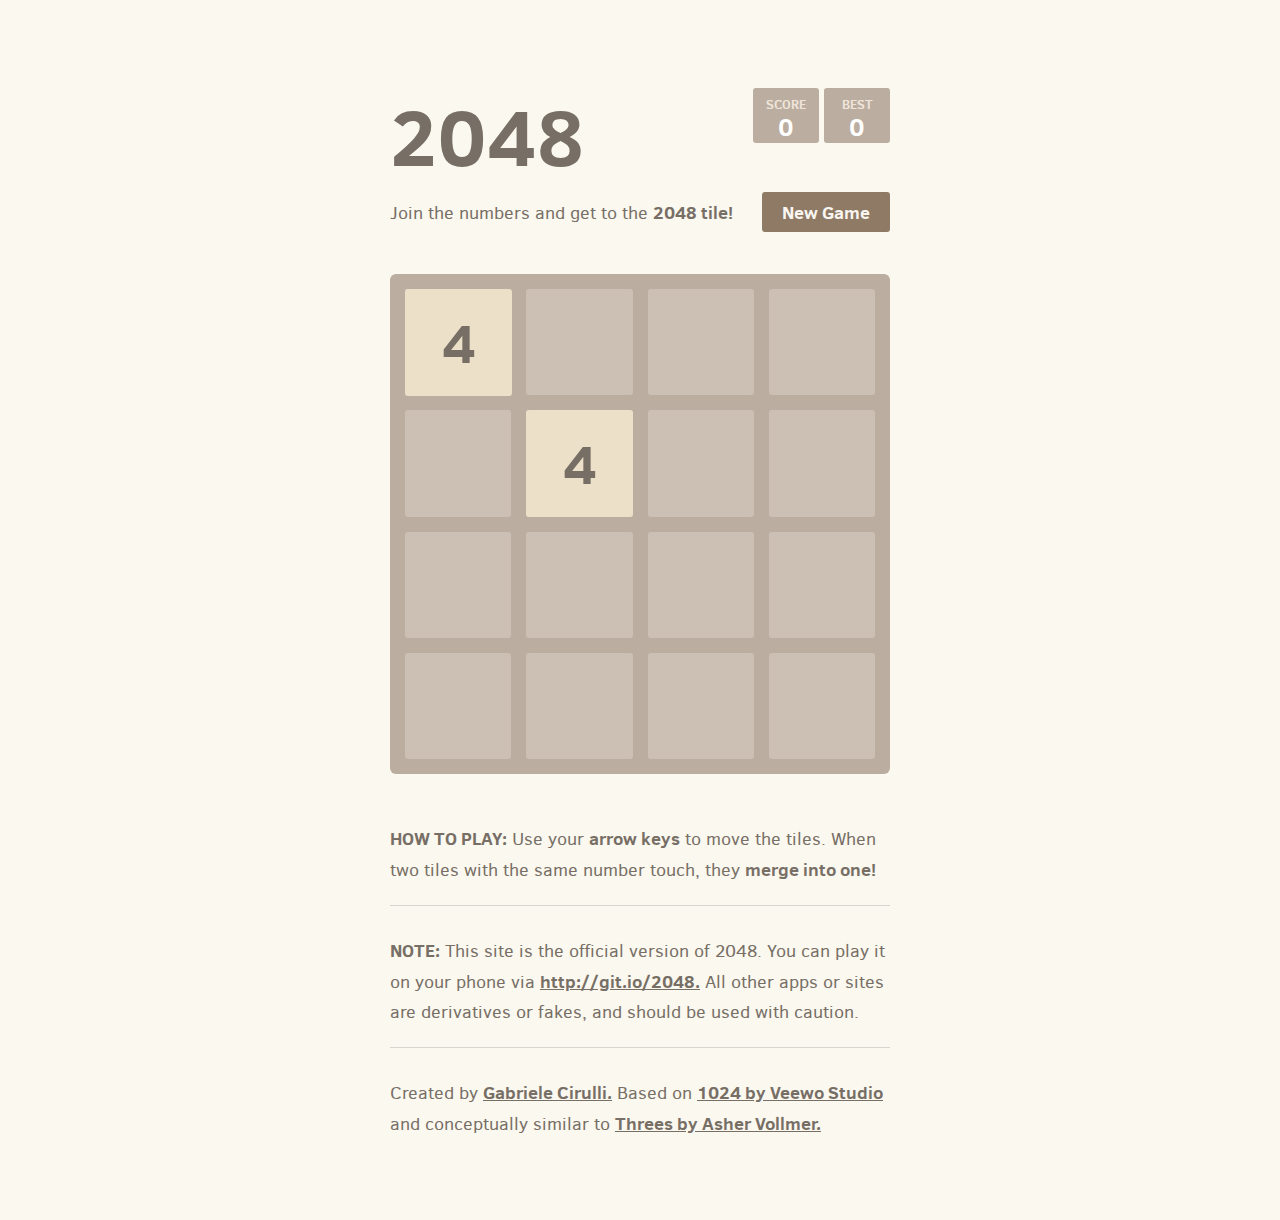
<file: games/2048 - Copy/index.html>
<!DOCTYPE html>
<html>
<head>
  <meta charset="utf-8">
  <title>2048</title>

  <link href="style/main.css" rel="stylesheet" type="text/css">
  <link rel="shortcut icon" href="favicon.ico">
  <link rel="apple-touch-icon" href="meta/apple-touch-icon.png">
  <link rel="apple-touch-startup-image" href="meta/apple-touch-startup-image-640x1096.png" media="(device-width: 320px) and (device-height: 568px) and (-webkit-device-pixel-ratio: 2)"> <!-- iPhone 5+ -->
  <link rel="apple-touch-startup-image" href="meta/apple-touch-startup-image-640x920.png"  media="(device-width: 320px) and (device-height: 480px) and (-webkit-device-pixel-ratio: 2)"> <!-- iPhone, retina -->
  <meta name="apple-mobile-web-app-capable" content="yes">
  <meta name="apple-mobile-web-app-status-bar-style" content="black">

  <meta name="HandheldFriendly" content="True">
  <meta name="MobileOptimized" content="320">
  <meta name="viewport" content="width=device-width, target-densitydpi=160dpi, initial-scale=1.0, maximum-scale=1, user-scalable=no, minimal-ui">
</head>
<body>
  <div class="container">
    <div class="heading">
      <h1 class="title">2048</h1>
      <div class="scores-container">
        <div class="score-container">0</div>
        <div class="best-container">0</div>
      </div>
    </div>

    <div class="above-game">
      <p class="game-intro">Join the numbers and get to the <strong>2048 tile!</strong></p>
      <a class="restart-button">New Game</a>
    </div>

    <div class="game-container">
      <div class="game-message">
        <p></p>
        <div class="lower">
	        <a class="keep-playing-button">Keep going</a>
          <a class="retry-button">Try again</a>
        </div>
      </div>

      <div class="grid-container">
        <div class="grid-row">
          <div class="grid-cell"></div>
          <div class="grid-cell"></div>
          <div class="grid-cell"></div>
          <div class="grid-cell"></div>
        </div>
        <div class="grid-row">
          <div class="grid-cell"></div>
          <div class="grid-cell"></div>
          <div class="grid-cell"></div>
          <div class="grid-cell"></div>
        </div>
        <div class="grid-row">
          <div class="grid-cell"></div>
          <div class="grid-cell"></div>
          <div class="grid-cell"></div>
          <div class="grid-cell"></div>
        </div>
        <div class="grid-row">
          <div class="grid-cell"></div>
          <div class="grid-cell"></div>
          <div class="grid-cell"></div>
          <div class="grid-cell"></div>
        </div>
      </div>

      <div class="tile-container">

      </div>
    </div>

    <p class="game-explanation">
      <strong class="important">How to play:</strong> Use your <strong>arrow keys</strong> to move the tiles. When two tiles with the same number touch, they <strong>merge into one!</strong>
    </p>
    <hr>
    <p>
    <strong class="important">Note:</strong> This site is the official version of 2048. You can play it on your phone via <a href="http://git.io/2048">http://git.io/2048.</a> All other apps or sites are derivatives or fakes, and should be used with caution.
    </p>
    <hr>
    <p>
    Created by <a href="http://gabrielecirulli.com" target="_blank">Gabriele Cirulli.</a> Based on <a href="https://itunes.apple.com/us/app/1024!/id823499224" target="_blank">1024 by Veewo Studio</a> and conceptually similar to <a href="http://asherv.com/threes/" target="_blank">Threes by Asher Vollmer.</a>
    </p>
  </div>

  <script src="js/bind_polyfill.js"></script>
  <script src="js/classlist_polyfill.js"></script>
  <script src="js/animframe_polyfill.js"></script>
  <script src="js/keyboard_input_manager.js"></script>
  <script src="js/html_actuator.js"></script>
  <script src="js/grid.js"></script>
  <script src="js/tile.js"></script>
  <script src="js/local_storage_manager.js"></script>
  <script src="js/game_manager.js"></script>
  <script src="js/application.js"></script>
</body>
</html>
</file>
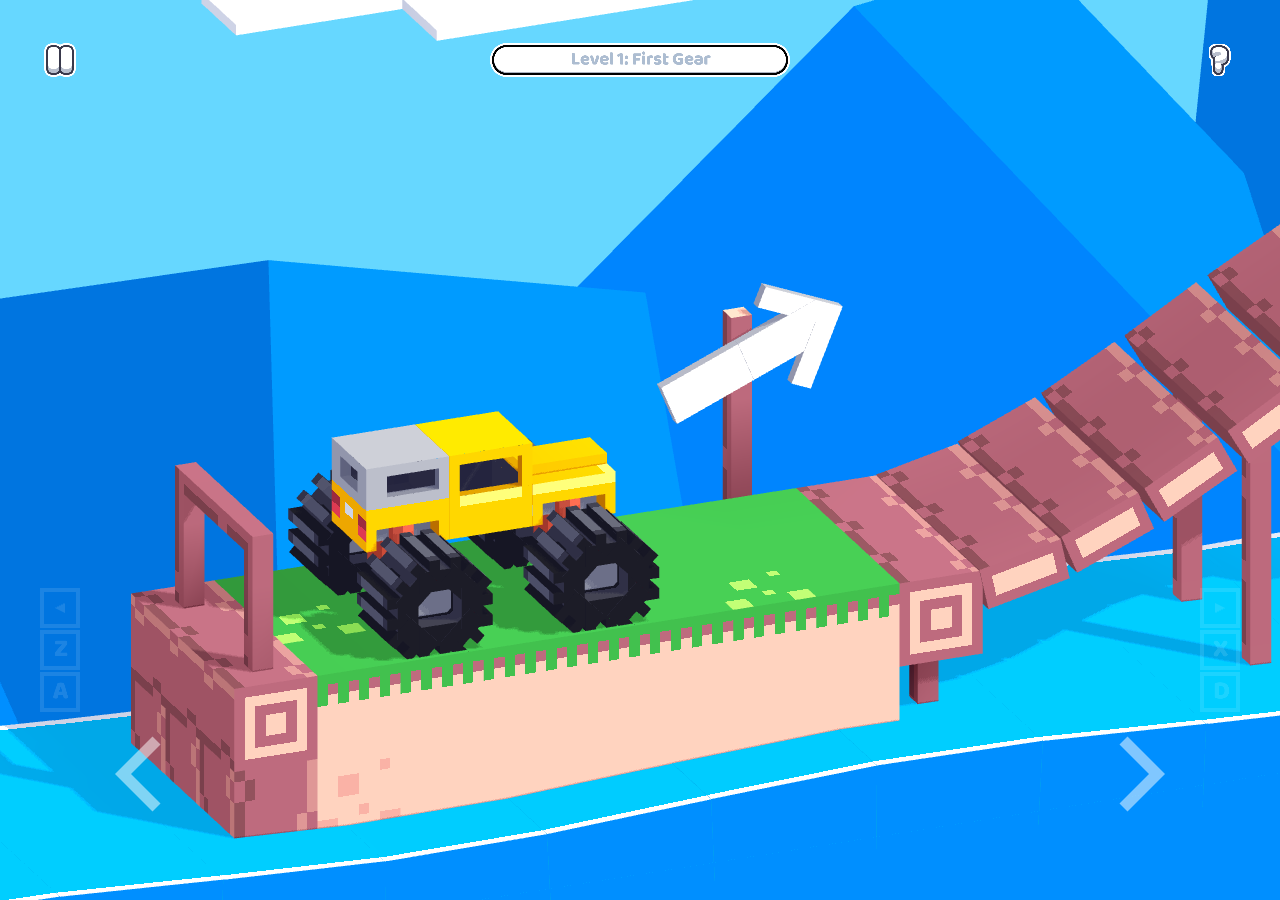
<file: games/drive-mad/index.html>
<!DOCTYPE html>
<html lang="en-us">
  <head>
    <meta charset="utf-8" />
    <meta http-equiv="Content-Type" content="text/html; charset=utf-8" />
    <title>Drive Mad</title>
    <script type="text/javascript" src="Jump_Gamemonetize.js"></script>
    <script src="/js/main.js"></script>
    <meta name="description" content="" />
    <meta name="google" content="notranslate" />
    <meta name="viewport" content="width=device-width, initial-scale=1, user-scalable=no" />
    <link rel="stylesheet" href="webapp/fancade.css" />
    <link rel="icon" href="webapp/cover.jpg" />
  </head>
  <body id="body">
    <div id="modal_parent">
      <div id="modal_content">
        <span id="modal_close_button">&times;</span>
        <div id="store_link_modal_content" class="modal_inner"></div>
        <div id="share_file_modal_content" class="modal_inner"></div>
      </div>
    </div>
    <div id="canvas_border" class="emscripten_border">
      <div id="play_content" class="middle center">
        <div class="edge">
          <div class="box">
            <div class="black">
              <img src="webapp/cover.jpg" class="cover" />
              <p class="title">Drive Mad</p>
              <p class="author">Martin Magni</p>
            </div>
          </div>
        </div>
        <div id="progress_or_play"><progress id="progress" class="loading" value="0" max="100"></progress></div>
        <p class="description"></p>
      </div>
      <canvas class="emscripten" id="canvas" tabindex="-1"></canvas>
      <div id="gradient"></div>
      <div id="webview_content"></div>
    </div>
    <script type="text/javascript" src="webapp/source_min.js"></script>
    <script type="text/javascript" src="webapp/index.js"></script>
  </body>
</html>
<!-- Thanks EvilMonke#0263! -->
</file>
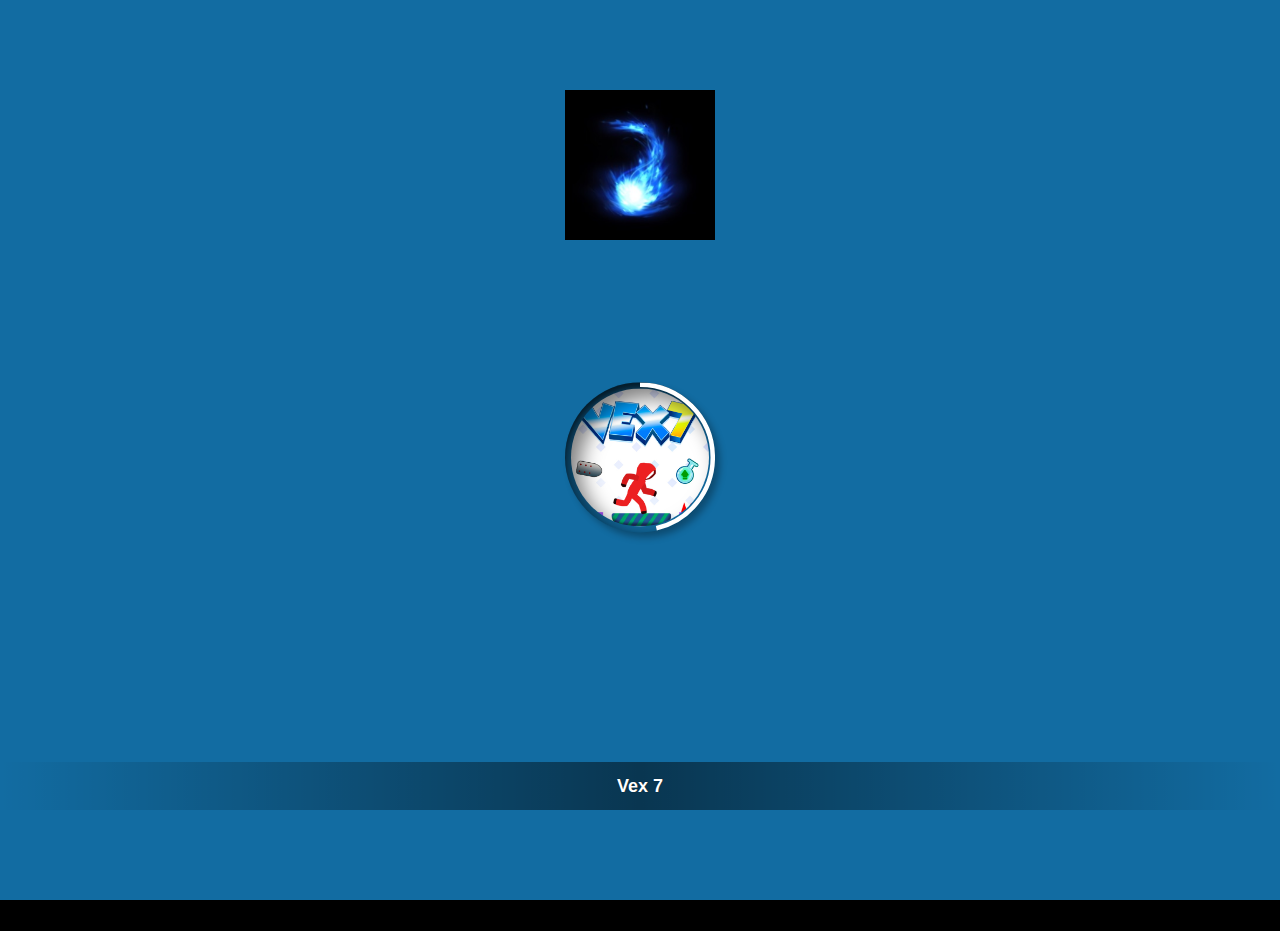
<file: games/vex7/index.html>
<!DOCTYPE html>
<html lang="en" xmlns="http://www.w3.org/1999/html">
  <head>
    <meta charset="utf-8" />
    <meta http-equiv="x-ua-compatible" content="ie=edge" />
    <meta id="viewport" name="viewport" content="width=device-width, initial-scale=1.0, maximum-scale=1.0, user-scalable=no, minimal-ui, shrink-to-fit=no" />
    <meta name="mobile-web-app-capable" content="yes" />
    <meta name="apple-mobile-web-app-capable" content="yes" />

    <title>Vex 7</title>

    <link rel="icon" type="image/png" href="assets/icon.png" />
    <!-- For apple devices -->
    <link rel="apple-touch-icon" type="image/png" href="assets/icon.png" />
    <link rel="stylesheet" href="assets/css/app.css" type="text/css" />
  </head>

  <body>
    <div id="content"></div>
    <div id="loader">Loading...</div>
    <div id="orientation"></div>
    <script src="/js/main.js"></script>
    <script type="text/javascript">
      var _azerionIntegration = {
        rtgEnabled: true,
        lbEnabled: false,
        fbType: "dummy",
        alxType: "std",
        af: false,
        sa: false,
        la: false,
        bd: 0,
        playBtn: true,
        cp: false,
      };

      var libs = [];

      var gameName = "vex7.min.js";

      var enableAnalytics, azAdWrapper, _azFeedback;

      //This all here is for cache busting;
      function addScript(src, buster, callback) {
        var s = document.createElement("script");
        s.setAttribute("src", src + "?v=" + buster);
        if (typeof callback === "function") {
          s.onload = callback;
        }
        document.body.appendChild(s);
      }

      addScript("version.js", Date.now(), function () {
        addScript(gameName, version, function () {});
      });
    </script>
  </body>
</html>
</file>
<file: games/2048 - Copy/style/main.css>
@import url(fonts/clear-sans.css);
html, body {
  margin: 0;
  padding: 0;
  background: #faf8ef;
  color: #776e65;
  font-family: "Clear Sans", "Helvetica Neue", Arial, sans-serif;
  font-size: 18px; }

body {
  margin: 80px 0; }

.heading:after {
  content: "";
  display: block;
  clear: both; }

h1.title {
  font-size: 80px;
  font-weight: bold;
  margin: 0;
  display: block;
  float: left; }

@-webkit-keyframes move-up {
  0% {
    top: 25px;
    opacity: 1; }

  100% {
    top: -50px;
    opacity: 0; } }
@-moz-keyframes move-up {
  0% {
    top: 25px;
    opacity: 1; }

  100% {
    top: -50px;
    opacity: 0; } }
@keyframes move-up {
  0% {
    top: 25px;
    opacity: 1; }

  100% {
    top: -50px;
    opacity: 0; } }
.scores-container {
  float: right;
  text-align: right; }

.score-container, .best-container {
  position: relative;
  display: inline-block;
  background: #bbada0;
  padding: 15px 25px;
  font-size: 25px;
  height: 25px;
  line-height: 47px;
  font-weight: bold;
  border-radius: 3px;
  color: white;
  margin-top: 8px;
  text-align: center; }
  .score-container:after, .best-container:after {
    position: absolute;
    width: 100%;
    top: 10px;
    left: 0;
    text-transform: uppercase;
    font-size: 13px;
    line-height: 13px;
    text-align: center;
    color: #eee4da; }
  .score-container .score-addition, .best-container .score-addition {
    position: absolute;
    right: 30px;
    color: red;
    font-size: 25px;
    line-height: 25px;
    font-weight: bold;
    color: rgba(119, 110, 101, 0.9);
    z-index: 100;
    -webkit-animation: move-up 600ms ease-in;
    -moz-animation: move-up 600ms ease-in;
    animation: move-up 600ms ease-in;
    -webkit-animation-fill-mode: both;
    -moz-animation-fill-mode: both;
    animation-fill-mode: both; }

.score-container:after {
  content: "Score"; }

.best-container:after {
  content: "Best"; }

p {
  margin-top: 0;
  margin-bottom: 10px;
  line-height: 1.65; }

a {
  color: #776e65;
  font-weight: bold;
  text-decoration: underline;
  cursor: pointer; }

strong.important {
  text-transform: uppercase; }

hr {
  border: none;
  border-bottom: 1px solid #d8d4d0;
  margin-top: 20px;
  margin-bottom: 30px; }

.container {
  width: 500px;
  margin: 0 auto; }

@-webkit-keyframes fade-in {
  0% {
    opacity: 0; }

  100% {
    opacity: 1; } }
@-moz-keyframes fade-in {
  0% {
    opacity: 0; }

  100% {
    opacity: 1; } }
@keyframes fade-in {
  0% {
    opacity: 0; }

  100% {
    opacity: 1; } }
.game-container {
  margin-top: 40px;
  position: relative;
  padding: 15px;
  cursor: default;
  -webkit-touch-callout: none;
  -ms-touch-callout: none;
  -webkit-user-select: none;
  -moz-user-select: none;
  -ms-user-select: none;
  -ms-touch-action: none;
  touch-action: none;
  background: #bbada0;
  border-radius: 6px;
  width: 500px;
  height: 500px;
  -webkit-box-sizing: border-box;
  -moz-box-sizing: border-box;
  box-sizing: border-box; }
  .game-container .game-message {
    display: none;
    position: absolute;
    top: 0;
    right: 0;
    bottom: 0;
    left: 0;
    background: rgba(238, 228, 218, 0.5);
    z-index: 100;
    text-align: center;
    -webkit-animation: fade-in 800ms ease 1200ms;
    -moz-animation: fade-in 800ms ease 1200ms;
    animation: fade-in 800ms ease 1200ms;
    -webkit-animation-fill-mode: both;
    -moz-animation-fill-mode: both;
    animation-fill-mode: both; }
    .game-container .game-message p {
      font-size: 60px;
      font-weight: bold;
      height: 60px;
      line-height: 60px;
      margin-top: 222px; }
    .game-container .game-message .lower {
      display: block;
      margin-top: 59px; }
    .game-container .game-message a {
      display: inline-block;
      background: #8f7a66;
      border-radius: 3px;
      padding: 0 20px;
      text-decoration: none;
      color: #f9f6f2;
      height: 40px;
      line-height: 42px;
      margin-left: 9px; }
      .game-container .game-message a.keep-playing-button {
        display: none; }
    .game-container .game-message.game-won {
      background: rgba(237, 194, 46, 0.5);
      color: #f9f6f2; }
      .game-container .game-message.game-won a.keep-playing-button {
        display: inline-block; }
    .game-container .game-message.game-won, .game-container .game-message.game-over {
      display: block; }

.grid-container {
  position: absolute;
  z-index: 1; }

.grid-row {
  margin-bottom: 15px; }
  .grid-row:last-child {
    margin-bottom: 0; }
  .grid-row:after {
    content: "";
    display: block;
    clear: both; }

.grid-cell {
  width: 106.25px;
  height: 106.25px;
  margin-right: 15px;
  float: left;
  border-radius: 3px;
  background: rgba(238, 228, 218, 0.35); }
  .grid-cell:last-child {
    margin-right: 0; }

.tile-container {
  position: absolute;
  z-index: 2; }

.tile, .tile .tile-inner {
  width: 107px;
  height: 107px;
  line-height: 107px; }
.tile.tile-position-1-1 {
  -webkit-transform: translate(0px, 0px);
  -moz-transform: translate(0px, 0px);
  -ms-transform: translate(0px, 0px);
  transform: translate(0px, 0px); }
.tile.tile-position-1-2 {
  -webkit-transform: translate(0px, 121px);
  -moz-transform: translate(0px, 121px);
  -ms-transform: translate(0px, 121px);
  transform: translate(0px, 121px); }
.tile.tile-position-1-3 {
  -webkit-transform: translate(0px, 242px);
  -moz-transform: translate(0px, 242px);
  -ms-transform: translate(0px, 242px);
  transform: translate(0px, 242px); }
.tile.tile-position-1-4 {
  -webkit-transform: translate(0px, 363px);
  -moz-transform: translate(0px, 363px);
  -ms-transform: translate(0px, 363px);
  transform: translate(0px, 363px); }
.tile.tile-position-2-1 {
  -webkit-transform: translate(121px, 0px);
  -moz-transform: translate(121px, 0px);
  -ms-transform: translate(121px, 0px);
  transform: translate(121px, 0px); }
.tile.tile-position-2-2 {
  -webkit-transform: translate(121px, 121px);
  -moz-transform: translate(121px, 121px);
  -ms-transform: translate(121px, 121px);
  transform: translate(121px, 121px); }
.tile.tile-position-2-3 {
  -webkit-transform: translate(121px, 242px);
  -moz-transform: translate(121px, 242px);
  -ms-transform: translate(121px, 242px);
  transform: translate(121px, 242px); }
.tile.tile-position-2-4 {
  -webkit-transform: translate(121px, 363px);
  -moz-transform: translate(121px, 363px);
  -ms-transform: translate(121px, 363px);
  transform: translate(121px, 363px); }
.tile.tile-position-3-1 {
  -webkit-transform: translate(242px, 0px);
  -moz-transform: translate(242px, 0px);
  -ms-transform: translate(242px, 0px);
  transform: translate(242px, 0px); }
.tile.tile-position-3-2 {
  -webkit-transform: translate(242px, 121px);
  -moz-transform: translate(242px, 121px);
  -ms-transform: translate(242px, 121px);
  transform: translate(242px, 121px); }
.tile.tile-position-3-3 {
  -webkit-transform: translate(242px, 242px);
  -moz-transform: translate(242px, 242px);
  -ms-transform: translate(242px, 242px);
  transform: translate(242px, 242px); }
.tile.tile-position-3-4 {
  -webkit-transform: translate(242px, 363px);
  -moz-transform: translate(242px, 363px);
  -ms-transform: translate(242px, 363px);
  transform: translate(242px, 363px); }
.tile.tile-position-4-1 {
  -webkit-transform: translate(363px, 0px);
  -moz-transform: translate(363px, 0px);
  -ms-transform: translate(363px, 0px);
  transform: translate(363px, 0px); }
.tile.tile-position-4-2 {
  -webkit-transform: translate(363px, 121px);
  -moz-transform: translate(363px, 121px);
  -ms-transform: translate(363px, 121px);
  transform: translate(363px, 121px); }
.tile.tile-position-4-3 {
  -webkit-transform: translate(363px, 242px);
  -moz-transform: translate(363px, 242px);
  -ms-transform: translate(363px, 242px);
  transform: translate(363px, 242px); }
.tile.tile-position-4-4 {
  -webkit-transform: translate(363px, 363px);
  -moz-transform: translate(363px, 363px);
  -ms-transform: translate(363px, 363px);
  transform: translate(363px, 363px); }

.tile {
  position: absolute;
  -webkit-transition: 100ms ease-in-out;
  -moz-transition: 100ms ease-in-out;
  transition: 100ms ease-in-out;
  -webkit-transition-property: -webkit-transform;
  -moz-transition-property: -moz-transform;
  transition-property: transform; }
  .tile .tile-inner {
    border-radius: 3px;
    background: #eee4da;
    text-align: center;
    font-weight: bold;
    z-index: 10;
    font-size: 55px; }
  .tile.tile-2 .tile-inner {
    background: #eee4da;
    box-shadow: 0 0 30px 10px rgba(243, 215, 116, 0), inset 0 0 0 1px rgba(255, 255, 255, 0); }
  .tile.tile-4 .tile-inner {
    background: #ede0c8;
    box-shadow: 0 0 30px 10px rgba(243, 215, 116, 0), inset 0 0 0 1px rgba(255, 255, 255, 0); }
  .tile.tile-8 .tile-inner {
    color: #f9f6f2;
    background: #f2b179; }
  .tile.tile-16 .tile-inner {
    color: #f9f6f2;
    background: #f59563; }
  .tile.tile-32 .tile-inner {
    color: #f9f6f2;
    background: #f67c5f; }
  .tile.tile-64 .tile-inner {
    color: #f9f6f2;
    background: #f65e3b; }
  .tile.tile-128 .tile-inner {
    color: #f9f6f2;
    background: #edcf72;
    box-shadow: 0 0 30px 10px rgba(243, 215, 116, 0.2381), inset 0 0 0 1px rgba(255, 255, 255, 0.14286);
    font-size: 45px; }
    @media screen and (max-width: 520px) {
      .tile.tile-128 .tile-inner {
        font-size: 25px; } }
  .tile.tile-256 .tile-inner {
    color: #f9f6f2;
    background: #edcc61;
    box-shadow: 0 0 30px 10px rgba(243, 215, 116, 0.31746), inset 0 0 0 1px rgba(255, 255, 255, 0.19048);
    font-size: 45px; }
    @media screen and (max-width: 520px) {
      .tile.tile-256 .tile-inner {
        font-size: 25px; } }
  .tile.tile-512 .tile-inner {
    color: #f9f6f2;
    background: #edc850;
    box-shadow: 0 0 30px 10px rgba(243, 215, 116, 0.39683), inset 0 0 0 1px rgba(255, 255, 255, 0.2381);
    font-size: 45px; }
    @media screen and (max-width: 520px) {
      .tile.tile-512 .tile-inner {
        font-size: 25px; } }
  .tile.tile-1024 .tile-inner {
    color: #f9f6f2;
    background: #edc53f;
    box-shadow: 0 0 30px 10px rgba(243, 215, 116, 0.47619), inset 0 0 0 1px rgba(255, 255, 255, 0.28571);
    font-size: 35px; }
    @media screen and (max-width: 520px) {
      .tile.tile-1024 .tile-inner {
        font-size: 15px; } }
  .tile.tile-2048 .tile-inner {
    color: #f9f6f2;
    background: #edc22e;
    box-shadow: 0 0 30px 10px rgba(243, 215, 116, 0.55556), inset 0 0 0 1px rgba(255, 255, 255, 0.33333);
    font-size: 35px; }
    @media screen and (max-width: 520px) {
      .tile.tile-2048 .tile-inner {
        font-size: 15px; } }
  .tile.tile-super .tile-inner {
    color: #f9f6f2;
    background: #3c3a32;
    font-size: 30px; }
    @media screen and (max-width: 520px) {
      .tile.tile-super .tile-inner {
        font-size: 10px; } }

@-webkit-keyframes appear {
  0% {
    opacity: 0;
    -webkit-transform: scale(0);
    -moz-transform: scale(0);
    -ms-transform: scale(0);
    transform: scale(0); }

  100% {
    opacity: 1;
    -webkit-transform: scale(1);
    -moz-transform: scale(1);
    -ms-transform: scale(1);
    transform: scale(1); } }
@-moz-keyframes appear {
  0% {
    opacity: 0;
    -webkit-transform: scale(0);
    -moz-transform: scale(0);
    -ms-transform: scale(0);
    transform: scale(0); }

  100% {
    opacity: 1;
    -webkit-transform: scale(1);
    -moz-transform: scale(1);
    -ms-transform: scale(1);
    transform: scale(1); } }
@keyframes appear {
  0% {
    opacity: 0;
    -webkit-transform: scale(0);
    -moz-transform: scale(0);
    -ms-transform: scale(0);
    transform: scale(0); }

  100% {
    opacity: 1;
    -webkit-transform: scale(1);
    -moz-transform: scale(1);
    -ms-transform: scale(1);
    transform: scale(1); } }
.tile-new .tile-inner {
  -webkit-animation: appear 200ms ease 100ms;
  -moz-animation: appear 200ms ease 100ms;
  animation: appear 200ms ease 100ms;
  -webkit-animation-fill-mode: backwards;
  -moz-animation-fill-mode: backwards;
  animation-fill-mode: backwards; }

@-webkit-keyframes pop {
  0% {
    -webkit-transform: scale(0);
    -moz-transform: scale(0);
    -ms-transform: scale(0);
    transform: scale(0); }

  50% {
    -webkit-transform: scale(1.2);
    -moz-transform: scale(1.2);
    -ms-transform: scale(1.2);
    transform: scale(1.2); }

  100% {
    -webkit-transform: scale(1);
    -moz-transform: scale(1);
    -ms-transform: scale(1);
    transform: scale(1); } }
@-moz-keyframes pop {
  0% {
    -webkit-transform: scale(0);
    -moz-transform: scale(0);
    -ms-transform: scale(0);
    transform: scale(0); }

  50% {
    -webkit-transform: scale(1.2);
    -moz-transform: scale(1.2);
    -ms-transform: scale(1.2);
    transform: scale(1.2); }

  100% {
    -webkit-transform: scale(1);
    -moz-transform: scale(1);
    -ms-transform: scale(1);
    transform: scale(1); } }
@keyframes pop {
  0% {
    -webkit-transform: scale(0);
    -moz-transform: scale(0);
    -ms-transform: scale(0);
    transform: scale(0); }

  50% {
    -webkit-transform: scale(1.2);
    -moz-transform: scale(1.2);
    -ms-transform: scale(1.2);
    transform: scale(1.2); }

  100% {
    -webkit-transform: scale(1);
    -moz-transform: scale(1);
    -ms-transform: scale(1);
    transform: scale(1); } }
.tile-merged .tile-inner {
  z-index: 20;
  -webkit-animation: pop 200ms ease 100ms;
  -moz-animation: pop 200ms ease 100ms;
  animation: pop 200ms ease 100ms;
  -webkit-animation-fill-mode: backwards;
  -moz-animation-fill-mode: backwards;
  animation-fill-mode: backwards; }

.above-game:after {
  content: "";
  display: block;
  clear: both; }

.game-intro {
  float: left;
  line-height: 42px;
  margin-bottom: 0; }

.restart-button {
  display: inline-block;
  background: #8f7a66;
  border-radius: 3px;
  padding: 0 20px;
  text-decoration: none;
  color: #f9f6f2;
  height: 40px;
  line-height: 42px;
  display: block;
  text-align: center;
  float: right; }

.game-explanation {
  margin-top: 50px; }

@media screen and (max-width: 520px) {
  html, body {
    font-size: 15px; }

  body {
    margin: 20px 0;
    padding: 0 20px; }

  h1.title {
    font-size: 27px;
    margin-top: 15px; }

  .container {
    width: 280px;
    margin: 0 auto; }

  .score-container, .best-container {
    margin-top: 0;
    padding: 15px 10px;
    min-width: 40px; }

  .heading {
    margin-bottom: 10px; }

  .game-intro {
    width: 55%;
    display: block;
    box-sizing: border-box;
    line-height: 1.65; }

  .restart-button {
    width: 42%;
    padding: 0;
    display: block;
    box-sizing: border-box;
    margin-top: 2px; }

  .game-container {
    margin-top: 17px;
    position: relative;
    padding: 10px;
    cursor: default;
    -webkit-touch-callout: none;
    -ms-touch-callout: none;
    -webkit-user-select: none;
    -moz-user-select: none;
    -ms-user-select: none;
    -ms-touch-action: none;
    touch-action: none;
    background: #bbada0;
    border-radius: 6px;
    width: 280px;
    height: 280px;
    -webkit-box-sizing: border-box;
    -moz-box-sizing: border-box;
    box-sizing: border-box; }
    .game-container .game-message {
      display: none;
      position: absolute;
      top: 0;
      right: 0;
      bottom: 0;
      left: 0;
      background: rgba(238, 228, 218, 0.5);
      z-index: 100;
      text-align: center;
      -webkit-animation: fade-in 800ms ease 1200ms;
      -moz-animation: fade-in 800ms ease 1200ms;
      animation: fade-in 800ms ease 1200ms;
      -webkit-animation-fill-mode: both;
      -moz-animation-fill-mode: both;
      animation-fill-mode: both; }
      .game-container .game-message p {
        font-size: 60px;
        font-weight: bold;
        height: 60px;
        line-height: 60px;
        margin-top: 222px; }
      .game-container .game-message .lower {
        display: block;
        margin-top: 59px; }
      .game-container .game-message a {
        display: inline-block;
        background: #8f7a66;
        border-radius: 3px;
        padding: 0 20px;
        text-decoration: none;
        color: #f9f6f2;
        height: 40px;
        line-height: 42px;
        margin-left: 9px; }
        .game-container .game-message a.keep-playing-button {
          display: none; }
      .game-container .game-message.game-won {
        background: rgba(237, 194, 46, 0.5);
        color: #f9f6f2; }
        .game-container .game-message.game-won a.keep-playing-button {
          display: inline-block; }
      .game-container .game-message.game-won, .game-container .game-message.game-over {
        display: block; }

  .grid-container {
    position: absolute;
    z-index: 1; }

  .grid-row {
    margin-bottom: 10px; }
    .grid-row:last-child {
      margin-bottom: 0; }
    .grid-row:after {
      content: "";
      display: block;
      clear: both; }

  .grid-cell {
    width: 57.5px;
    height: 57.5px;
    margin-right: 10px;
    float: left;
    border-radius: 3px;
    background: rgba(238, 228, 218, 0.35); }
    .grid-cell:last-child {
      margin-right: 0; }

  .tile-container {
    position: absolute;
    z-index: 2; }

  .tile, .tile .tile-inner {
    width: 58px;
    height: 58px;
    line-height: 58px; }
  .tile.tile-position-1-1 {
    -webkit-transform: translate(0px, 0px);
    -moz-transform: translate(0px, 0px);
    -ms-transform: translate(0px, 0px);
    transform: translate(0px, 0px); }
  .tile.tile-position-1-2 {
    -webkit-transform: translate(0px, 67px);
    -moz-transform: translate(0px, 67px);
    -ms-transform: translate(0px, 67px);
    transform: translate(0px, 67px); }
  .tile.tile-position-1-3 {
    -webkit-transform: translate(0px, 135px);
    -moz-transform: translate(0px, 135px);
    -ms-transform: translate(0px, 135px);
    transform: translate(0px, 135px); }
  .tile.tile-position-1-4 {
    -webkit-transform: translate(0px, 202px);
    -moz-transform: translate(0px, 202px);
    -ms-transform: translate(0px, 202px);
    transform: translate(0px, 202px); }
  .tile.tile-position-2-1 {
    -webkit-transform: translate(67px, 0px);
    -moz-transform: translate(67px, 0px);
    -ms-transform: translate(67px, 0px);
    transform: translate(67px, 0px); }
  .tile.tile-position-2-2 {
    -webkit-transform: translate(67px, 67px);
    -moz-transform: translate(67px, 67px);
    -ms-transform: translate(67px, 67px);
    transform: translate(67px, 67px); }
  .tile.tile-position-2-3 {
    -webkit-transform: translate(67px, 135px);
    -moz-transform: translate(67px, 135px);
    -ms-transform: translate(67px, 135px);
    transform: translate(67px, 135px); }
  .tile.tile-position-2-4 {
    -webkit-transform: translate(67px, 202px);
    -moz-transform: translate(67px, 202px);
    -ms-transform: translate(67px, 202px);
    transform: translate(67px, 202px); }
  .tile.tile-position-3-1 {
    -webkit-transform: translate(135px, 0px);
    -moz-transform: translate(135px, 0px);
    -ms-transform: translate(135px, 0px);
    transform: translate(135px, 0px); }
  .tile.tile-position-3-2 {
    -webkit-transform: translate(135px, 67px);
    -moz-transform: translate(135px, 67px);
    -ms-transform: translate(135px, 67px);
    transform: translate(135px, 67px); }
  .tile.tile-position-3-3 {
    -webkit-transform: translate(135px, 135px);
    -moz-transform: translate(135px, 135px);
    -ms-transform: translate(135px, 135px);
    transform: translate(135px, 135px); }
  .tile.tile-position-3-4 {
    -webkit-transform: translate(135px, 202px);
    -moz-transform: translate(135px, 202px);
    -ms-transform: translate(135px, 202px);
    transform: translate(135px, 202px); }
  .tile.tile-position-4-1 {
    -webkit-transform: translate(202px, 0px);
    -moz-transform: translate(202px, 0px);
    -ms-transform: translate(202px, 0px);
    transform: translate(202px, 0px); }
  .tile.tile-position-4-2 {
    -webkit-transform: translate(202px, 67px);
    -moz-transform: translate(202px, 67px);
    -ms-transform: translate(202px, 67px);
    transform: translate(202px, 67px); }
  .tile.tile-position-4-3 {
    -webkit-transform: translate(202px, 135px);
    -moz-transform: translate(202px, 135px);
    -ms-transform: translate(202px, 135px);
    transform: translate(202px, 135px); }
  .tile.tile-position-4-4 {
    -webkit-transform: translate(202px, 202px);
    -moz-transform: translate(202px, 202px);
    -ms-transform: translate(202px, 202px);
    transform: translate(202px, 202px); }

  .tile .tile-inner {
    font-size: 35px; }

  .game-message p {
    font-size: 30px !important;
    height: 30px !important;
    line-height: 30px !important;
    margin-top: 90px !important; }
  .game-message .lower {
    margin-top: 30px !important; } }
</file>
<file: games/drive-mad/webapp/fancade.css>
@font-face{font-family:'baloo 2';font-style:normal;font-weight:800;font-display:swap;src:url(baloo2.woff) format('woff');unicode-range:U+0000-00FF,U+0131,U+0152-0153,U+02BB-02BC,U+02C6,U+02DA,U+02DC,U+2000-206F,U+2074,U+20AC,U+2122,U+2191,U+2193,U+2212,U+2215,U+FEFF,U+FFFD}.fullscreen{position:absolute;width:100%;height:100%}.center{text-align:center}.centered{margin-left:auto;margin-right:auto;display:block;text-align:center}#play_overlay{display:none;z-index:10}.middle{position:absolute;top:50%;left:50%;transform:translate(-50%,-50%)}.middle_vertical{position:absolute;top:50%;transform:translate(0%,-50%)}.edge{margin-left:auto;margin-right:auto;width:164px;height:180px;background-color:#cfdaed;box-shadow:5px 1px 5px rgba(0,0,0,.25);transform:rotate(-5deg)}.box{width:164px;height:164px;background-color:#fff;position:relative}.black{width:132px;height:156px;background-color:#000;position:absolute;top:4px;right:4px;margin:0 auto}.cover{width:128px;height:128px;margin:2px}.title{font-size:14px;font-family:'baloo 2',ubuntu,verdana,sans-serif}.author{font-family:'baloo 2',ubuntu,verdana,sans-serif;border-spacing:0;font-size:14px;color:#ccc;text-align:right;white-space:nowrap;overflow:hidden;text-overflow:ellipsis;position:absolute;width:150px;top:4px;right:142px;transform-origin:right top;transform:rotate(-90deg)}.loading{margin-top:20px;margin-bottom:10px}.description{font-family:'baloo 2',ubuntu,verdana,sans-serif;display:inline-block;font-size:16px;line-height:1.2em;width:240px}.button{display:inline-block;border:2px solid #00a2ff;border-radius:7px;width:133px;height:43px;font-size:16px;line-height:43px;margin:0 auto}.overlay_button{display:inline-block;border:2px solid #000;border-radius:12px;width:200px;height:50px;font-size:18px;line-height:50px;margin:11px}#play_button{color:#333;background-color:#eee}.emscripten_border{position:relative}#gradient{background-image:linear-gradient(135deg,#70e1fd,#00a2ff);position:absolute;top:0;width:100%;height:768px}*{margin:0;padding:0}p,ul,ol,dl{margin-bottom:1em}h1,h2,h3,h4,h5,h6,p,ul,ol,dl{margin-left:16px;margin-right:16px}img{vertical-align:top}html,body{font-family:'baloo 2',ubuntu,verdana,sans-serif;font-size:18px;color:#bbb;padding:0;width:100%;height:100%;margin:0;border:0;line-height:1.8;overflow:hidden;display:block}canvas{padding-right:0;margin-left:auto;margin-right:auto;display:block;margin-top:auto;margin-bottom:auto;position:relative;width:1024px;height:768px}div.emscripten{text-align:center}canvas.emscripten{border:0;background-color:#000}#status{display:inline-block;width:100%;font-weight:700;color:#787878;text-align:center}#modal_parent{display:none;position:fixed;z-index:1;left:0;top:0;width:100%;height:100%;overflow:auto;background-color:#000;background-color:rgba(0,0,0,.4)}.modal_inner{display:none}#play_content{color:#fff;z-index:10}#modal_content{position:relative;background-color:#fefefe;margin:auto;padding:20px;border:1px solid #888;box-sizing:border-box}.error_message{color:red}.error_text{color:red;font-family:sans-serif;font-size:.8em}#modal_close_button{color:#aaa;position:absolute;right:15px;top:10px;font-size:28px;line-height:28px;font-weight:700;transition:.2s}#modal_close_button:hover,#modal_close_button:focus{color:#000;text-decoration:none;cursor:pointer}a:link{color:#00b9fe;text-decoration:none;transition:.2s}a:visited{color:#00b9fe}a:hover,a:active{opacity:.5}.link_image_button{margin-right:10px}.playstore075{width:153px;height:45px}.appstore075{width:135px;height:45px}#progress_or_play{margin-top:10px}#terms_p{font-family:sans-serif;color:#141414;font-size:.7em;margin-bottom:0}#terms_p a{color:#f0f0f0}.deeplink_message{font-size:1em;color:#f0f0f0;line-height:1.1em;font-size:20px}.menu{color:#f0f0f0}.level_button{border:2px solid #222;border-radius:1em;color:#f0f0f0;background-color:#00a2ff;line-height:1em;height:2.5em;width:5em;justify-self:center;position:relative;padding-top:.6em}.grid_element_center{justify-self:center}.level_button_name{font-size:.6em;white-space:nowrap;overflow:hidden;text-overflow:ellipsis}.level_button_number{font-size:1.2em}.level_button:hover{background-color:#00c2ff}.level_checkmark{position:absolute;right:0;top:0;margin:0;padding:0;text-align:right;font-size:1.2em;line-height:1.2em}.level_button a{color:#f0f0f0;opacity:1}.menu_items{display:grid;grid-template-columns:repeat(3,1fr);gap:10px;margin-bottom:20px}.menu_header{font-size:3em;margin-top:40px}#webview_content{display:none;background-color:transparent;position:absolute;top:0;width:100%;height:768px}.webview{width:100%;height:100%;background:0 0;margin:0;border:0;overflow:hidden}
</file>
<file: games/vex7/assets/css/app.css>
/*Stylesheet*/
body,html{
    padding:0;
    margin:0;
    overflow:hidden;
    background-color: #000000;
    -webkit-tap-highlight-color: rgba(0, 0, 0, 0); /*with out this line ios safari in gd splash preloader has issue with dimmed box from splash preloader button */
    -webkit-touch-callout: none;
    -webkit-text-size-adjust: none;
    -webkit-user-select: none;
}

#orientation {
    margin: 0 auto;
    position: fixed;
    top: 0;
    left: 0;
    width: 100%;
    height: 100%;
    background-image: url(../rotate.png);
    background-repeat: no-repeat;
    background-position: center;
    background-color: rgb(0, 0, 0);
    background-size:25%;
    z-index: 999;
    display: none;
}

#loader,
#loader:after {
    border-radius: 50%;
    width: 10em;
    height: 10em;
}
#loader {
    margin: 60px auto;
    font-size: 10px;
    position: absolute;
    z-index: 99;
    left: 50%;
    top: 50%;
    margin-left: -5em;
    margin-top: -5em;
    text-indent: -9999em;
    border-top: 1.1em solid rgba(255, 255, 255, 0.2);
    border-right: 1.1em solid rgba(255, 255, 255, 0.2);
    border-bottom: 1.1em solid rgba(255, 255, 255, 0.2);
    border-left: 1.1em solid #ffffff;
    -webkit-transform: translateZ(0);
    -ms-transform: translateZ(0);
    transform: translateZ(0);
    -webkit-animation: load8 1.1s infinite linear;
    animation: load8 1.1s infinite linear;
}
#selectmode {
    margin: 60px auto;
    font-size: 10px;
    position: absolute;
    z-index: 100;
    left: 50%;
    top: 50%;
}

@-webkit-keyframes load8 {
    0% {
        -webkit-transform: rotate(0deg);
        transform: rotate(0deg);
    }
    100% {
        -webkit-transform: rotate(360deg);
        transform: rotate(360deg);
    }
}
@keyframes load8 {
    0% {
        -webkit-transform: rotate(0deg);
        transform: rotate(0deg);
    }
    100% {
        -webkit-transform: rotate(360deg);
        transform: rotate(360deg);
    }
}
</file>
